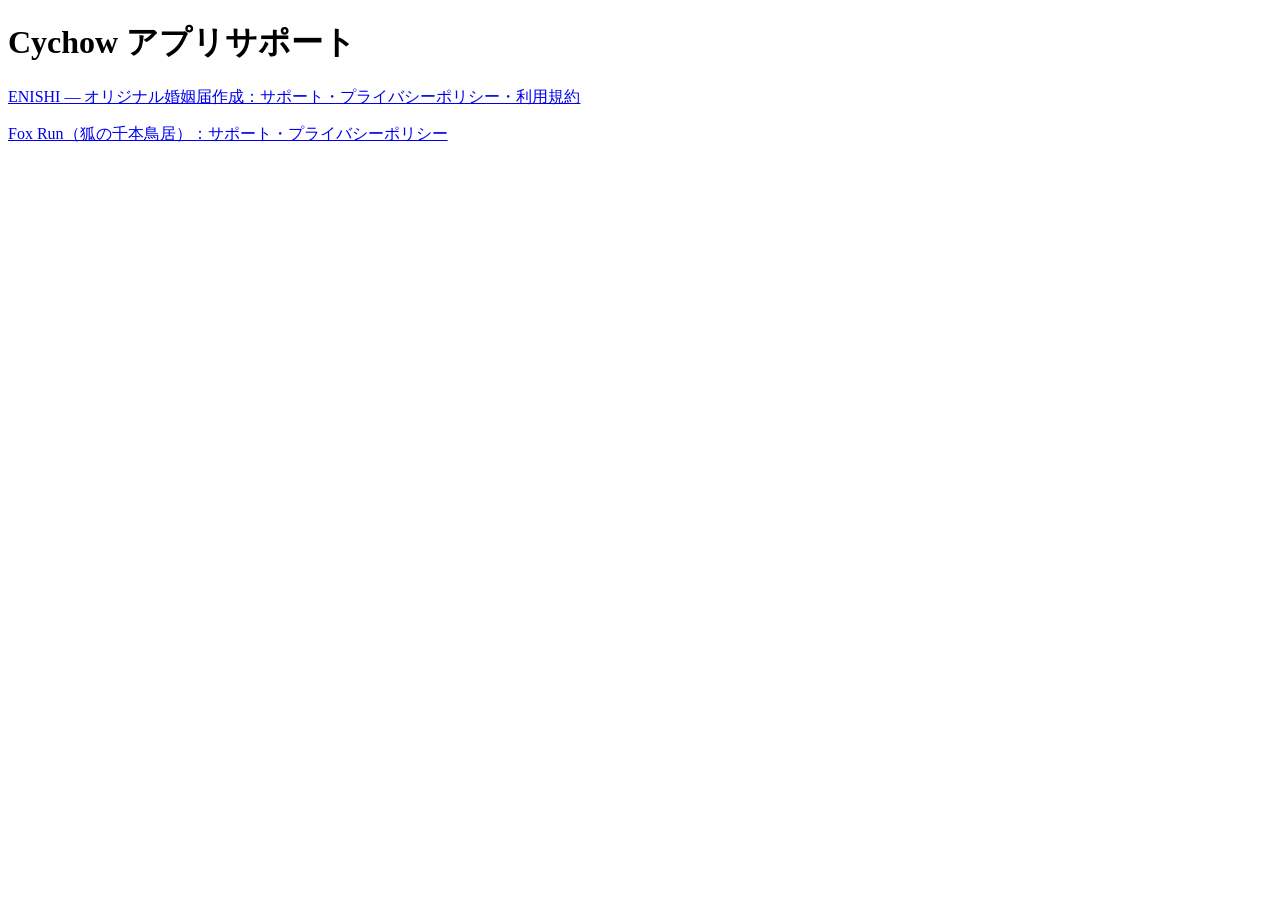
<file: index.html>
<!doctype html>
<html lang="ja">
<head>
  <meta charset="utf-8">
  <meta name="viewport" content="width=device-width, initial-scale=1">
  <title>Cychow アプリサポート</title>
</head>
<body>
  <main>
    <h1>Cychow アプリサポート</h1>
    <p><a href="https://eiji127.github.io/marriage-form-creator-support/">ENISHI — オリジナル婚姻届作成：サポート・プライバシーポリシー・利用規約</a></p>
    <p><a href="https://eiji127.github.io/fox-run/">Fox Run（狐の千本鳥居）：サポート・プライバシーポリシー</a></p>
  </main>
</body>
</html>
</file>
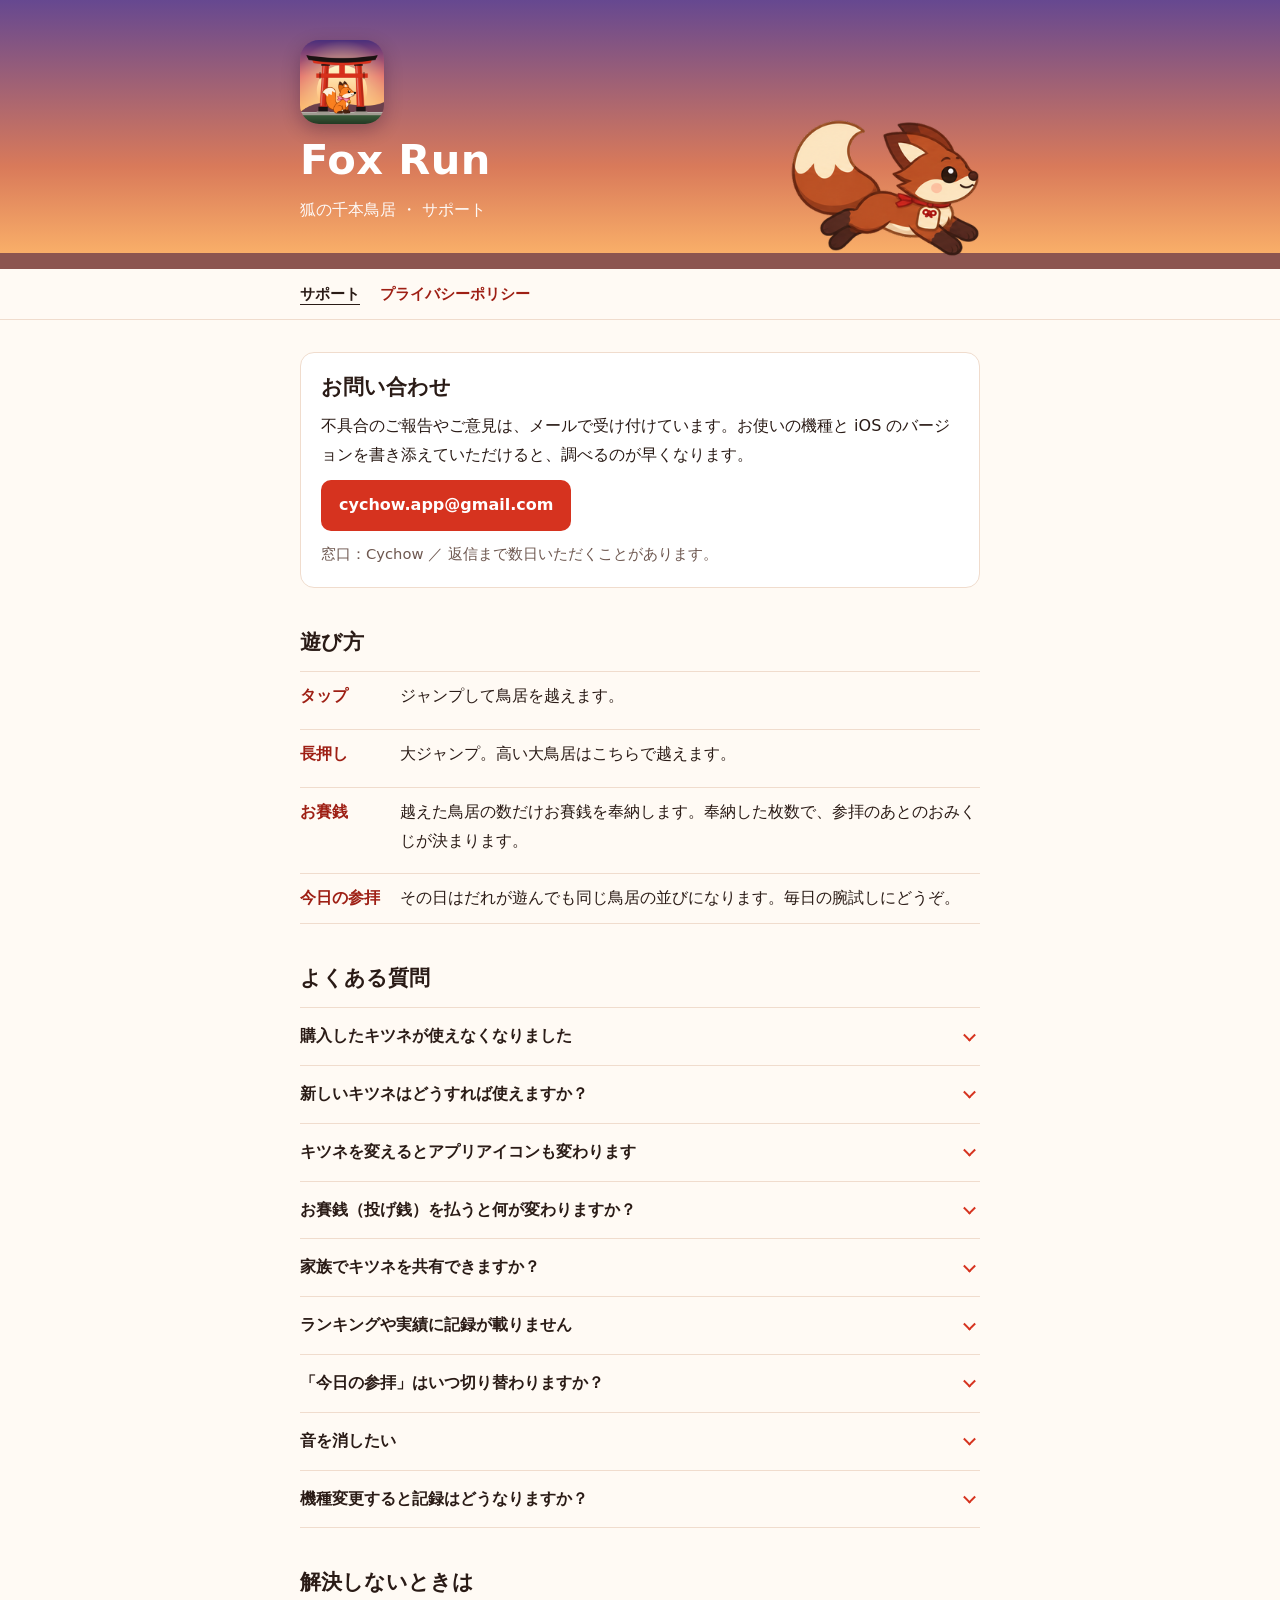
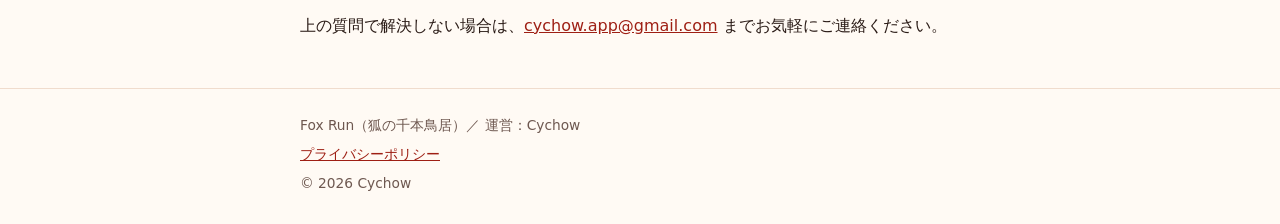
<file: fox-run/index.html>
<!doctype html>
<html lang="ja">
<head>
  <meta charset="utf-8">
  <meta name="viewport" content="width=device-width, initial-scale=1, viewport-fit=cover">
  <title>Fox Run サポート</title>
  <meta name="description" content="Fox Run（狐の千本鳥居）のサポートページ。遊び方、よくある質問、お問い合わせ先をまとめています。">
  <meta name="theme-color" content="#664890">
  <link rel="icon" href="assets/icon.png">
  <link rel="apple-touch-icon" href="assets/icon.png">
  <link rel="stylesheet" href="assets/style.css">
</head>
<body>
  <header class="hero">
    <div class="inner">
      <div class="hero-text">
        <img class="app-icon" src="assets/icon.png" alt="Fox Run のアプリアイコン" width="84" height="84">
        <h1>Fox Run</h1>
        <p>狐の千本鳥居 ・ サポート</p>
      </div>
      <img class="fox" src="assets/fox.png" alt="" width="190" height="137">
    </div>
    <div class="ground"></div>
  </header>

  <nav class="subnav" aria-label="ページ">
    <div class="inner">
      <a href="./" aria-current="page">サポート</a>
      <a href="privacy/">プライバシーポリシー</a>
    </div>
  </nav>

  <main>
    <div class="inner">
      <section class="contact" aria-labelledby="contact-title">
        <h2 id="contact-title">お問い合わせ</h2>
        <p>不具合のご報告やご意見は、メールで受け付けています。お使いの機種と iOS のバージョンを書き添えていただけると、調べるのが早くなります。</p>
        <div class="mail-row">
          <a class="mail-button" href="mailto:cychow.app@gmail.com?subject=Fox%20Run%20%E3%81%AB%E3%81%A4%E3%81%84%E3%81%A6">cychow.app@gmail.com</a>
        </div>
        <p class="muted">窓口：Cychow ／ 返信まで数日いただくことがあります。</p>
      </section>

      <section aria-labelledby="howto-title">
        <h2 id="howto-title">遊び方</h2>
        <ul class="howto">
          <li><b>タップ</b><span>ジャンプして鳥居を越えます。</span></li>
          <li><b>長押し</b><span>大ジャンプ。高い大鳥居はこちらで越えます。</span></li>
          <li><b>お賽銭</b><span>越えた鳥居の数だけお賽銭を奉納します。奉納した枚数で、参拝のあとのおみくじが決まります。</span></li>
          <li><b>今日の参拝</b><span>その日はだれが遊んでも同じ鳥居の並びになります。毎日の腕試しにどうぞ。</span></li>
        </ul>
      </section>

      <section aria-labelledby="faq-title">
        <h2 id="faq-title">よくある質問</h2>
        <div class="faq">
          <details>
            <summary>購入したキツネが使えなくなりました</summary>
            <div class="answer">
              <p>タイトル画面の肉球アイコンから「キツネを選ぶ」を開き、「購入を復元」をタップしてください。購入したときと同じ Apple アカウントでサインインしている必要があります。</p>
            </div>
          </details>
          <details>
            <summary>新しいキツネはどうすれば使えますか？</summary>
            <div class="answer">
              <p>「キツネを選ぶ」画面に、それぞれの解放条件が出ています。お賽銭を累計100枚奉納する、1回の参拝で200枚・300枚奉納する、といった条件です。条件が表示されない隠しキツネもいます。</p>
              <p>金尾の九尾・蒼炎の狐・紅葉の狐はアプリ内課金で使えるようになります。</p>
            </div>
          </details>
          <details>
            <summary>キツネを変えるとアプリアイコンも変わります</summary>
            <div class="answer">
              <p>選んだキツネに合わせてホーム画面のアイコンが変わる仕様です。変更のたびに iOS の確認メッセージが表示されます。元のアイコンに戻すには「いつものキツネ」を選んでください。</p>
            </div>
          </details>
          <details>
            <summary>お賽銭（投げ銭）を払うと何が変わりますか？</summary>
            <div class="answer">
              <p>開発への応援です。お礼として、奉納印つきのおみくじ紙が使えるようになります。見た目だけの特典で、得点やおみくじの結果は変わりません。何度でも奉納できますが、お礼の内容はどの金額でも同じです。</p>
            </div>
          </details>
          <details>
            <summary>家族でキツネを共有できますか？</summary>
            <div class="answer">
              <p>課金で手に入るキツネはファミリー共有に対応しています。お賽銭は共有の対象外です。</p>
            </div>
          </details>
          <details>
            <summary>ランキングや実績に記録が載りません</summary>
            <div class="answer">
              <p>ランキングと実績は Game Center を使っています。iPhone の「設定」→「Game Center」でサインインしているか確認してください。サインインしていなくてもゲームは遊べますが、記録は送られません。</p>
            </div>
          </details>
          <details>
            <summary>「今日の参拝」はいつ切り替わりますか？</summary>
            <div class="answer">
              <p>日本時間の午前0時に、次の日の鳥居の並びに切り替わります。海外でお使いの場合は、お住まいの地域の時刻とずれることがあります。</p>
            </div>
          </details>
          <details>
            <summary>音を消したい</summary>
            <div class="answer">
              <p>タイトル画面のスピーカーのアイコンをタップすると、音のオン・オフを切り替えられます。設定は次に起動したときも残ります。</p>
            </div>
          </details>
          <details>
            <summary>機種変更すると記録はどうなりますか？</summary>
            <div class="answer">
              <p>自己ベストや累計奉納、解放したキツネの記録は端末の中に保存しています。新しい iPhone を iCloud などのバックアップから復元すると、記録も引き継がれます。アプリを削除すると記録も消えるのでご注意ください。</p>
              <p>課金したキツネは、新しい端末でも「購入を復元」で使えるようになります。</p>
            </div>
          </details>
        </div>
      </section>

      <section aria-labelledby="still-title">
        <h2 id="still-title">解決しないときは</h2>
        <p>上の質問で解決しない場合は、<a href="mailto:cychow.app@gmail.com?subject=Fox%20Run%20%E3%81%AB%E3%81%A4%E3%81%84%E3%81%A6">cychow.app@gmail.com</a> までお気軽にご連絡ください。</p>
      </section>
    </div>
  </main>

  <footer>
    <div class="inner">
      <p>Fox Run（狐の千本鳥居）／ 運営：Cychow</p>
      <p><a href="privacy/">プライバシーポリシー</a></p>
      <p>© 2026 Cychow</p>
    </div>
  </footer>
</body>
</html>
</file>
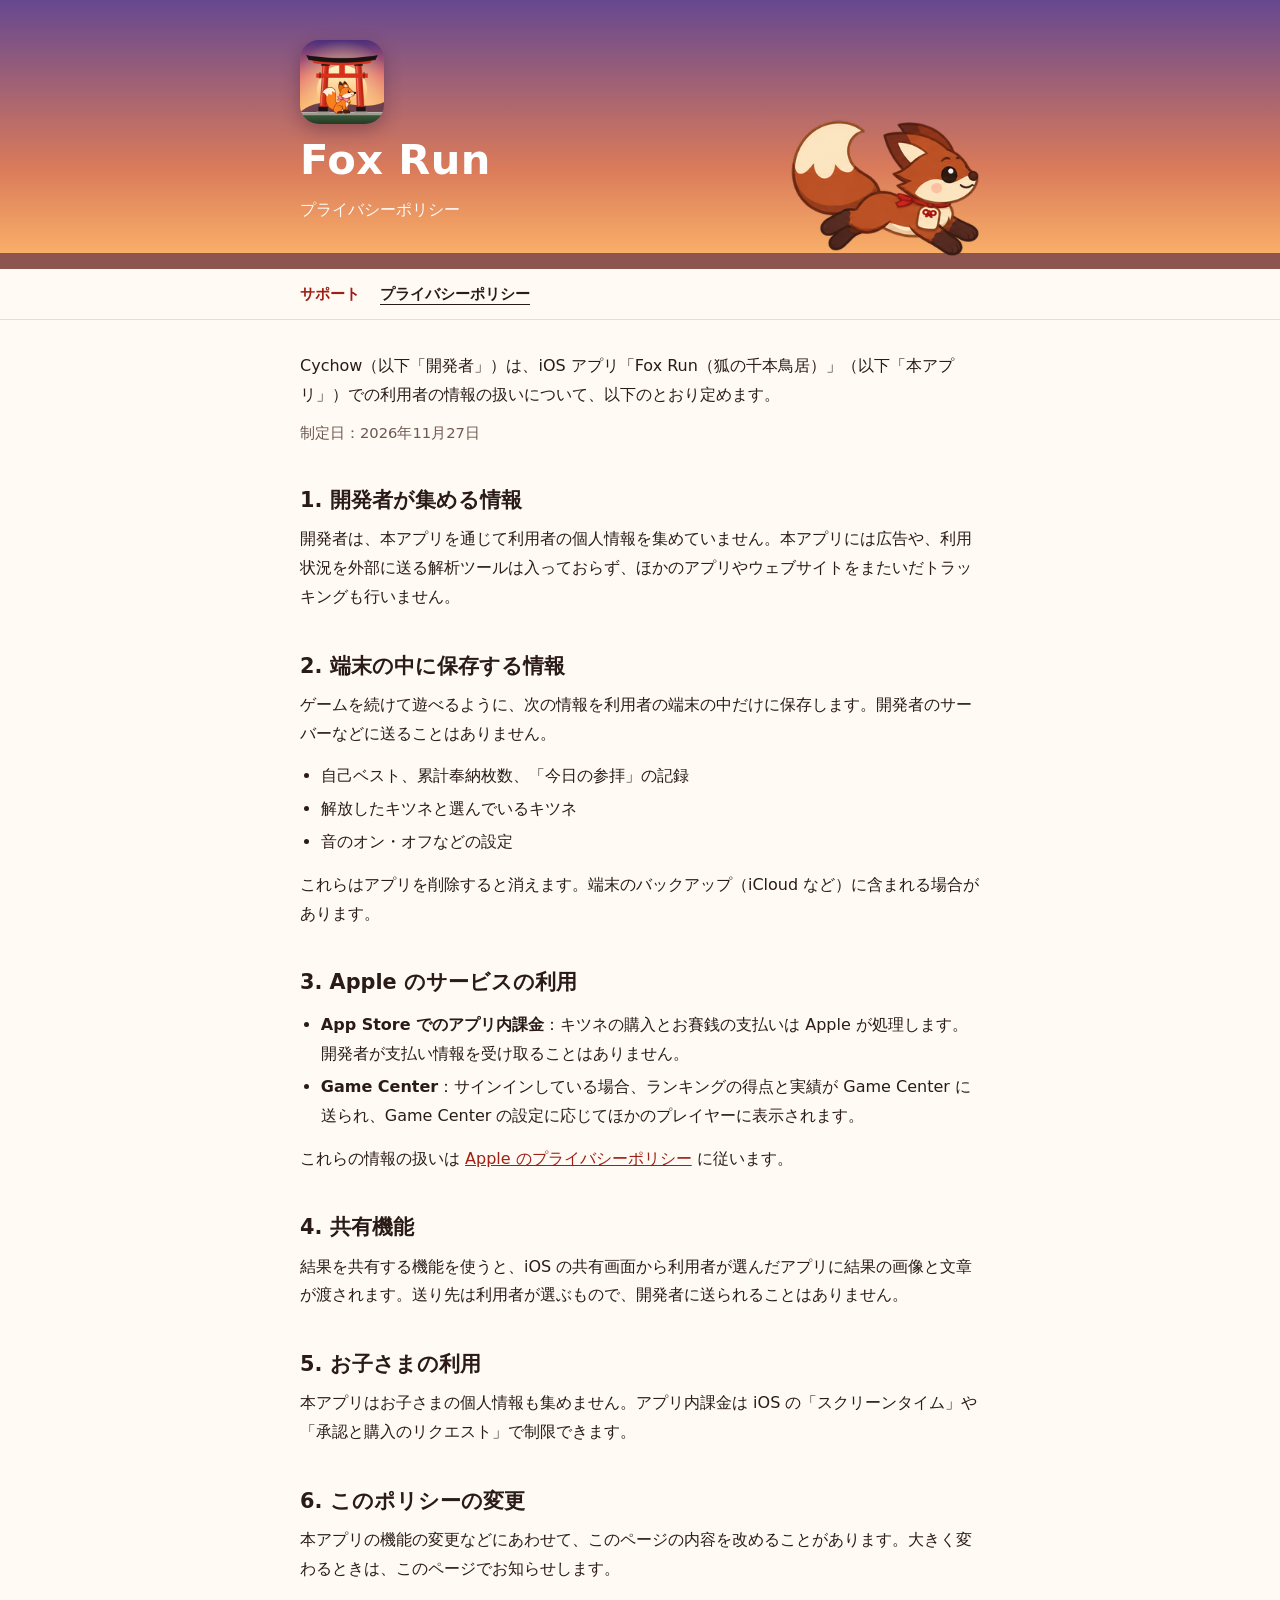
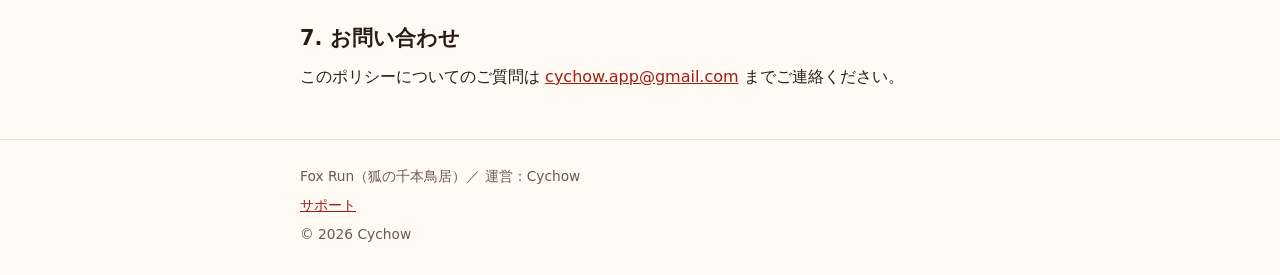
<file: fox-run/privacy/index.html>
<!doctype html>
<html lang="ja">
<head>
  <meta charset="utf-8">
  <meta name="viewport" content="width=device-width, initial-scale=1, viewport-fit=cover">
  <title>Fox Run プライバシーポリシー</title>
  <meta name="description" content="Fox Run（狐の千本鳥居）のプライバシーポリシー。">
  <meta name="theme-color" content="#664890">
  <link rel="icon" href="../assets/icon.png">
  <link rel="apple-touch-icon" href="../assets/icon.png">
  <link rel="stylesheet" href="../assets/style.css">
</head>
<body>
  <header class="hero">
    <div class="inner">
      <div class="hero-text">
        <img class="app-icon" src="../assets/icon.png" alt="Fox Run のアプリアイコン" width="84" height="84">
        <h1>Fox Run</h1>
        <p>プライバシーポリシー</p>
      </div>
      <img class="fox" src="../assets/fox.png" alt="" width="190" height="137">
    </div>
    <div class="ground"></div>
  </header>

  <nav class="subnav" aria-label="ページ">
    <div class="inner">
      <a href="../">サポート</a>
      <a href="./" aria-current="page">プライバシーポリシー</a>
    </div>
  </nav>

  <main>
    <div class="inner policy">
      <section>
        <p>Cychow（以下「開発者」）は、iOS アプリ「Fox Run（狐の千本鳥居）」（以下「本アプリ」）での利用者の情報の扱いについて、以下のとおり定めます。</p>
        <p class="muted">制定日：2026年11月27日</p>
      </section>

      <section>
        <h2>1. 開発者が集める情報</h2>
        <p>開発者は、本アプリを通じて利用者の個人情報を集めていません。本アプリには広告や、利用状況を外部に送る解析ツールは入っておらず、ほかのアプリやウェブサイトをまたいだトラッキングも行いません。</p>
      </section>

      <section>
        <h2>2. 端末の中に保存する情報</h2>
        <p>ゲームを続けて遊べるように、次の情報を利用者の端末の中だけに保存します。開発者のサーバーなどに送ることはありません。</p>
        <ul>
          <li>自己ベスト、累計奉納枚数、「今日の参拝」の記録</li>
          <li>解放したキツネと選んでいるキツネ</li>
          <li>音のオン・オフなどの設定</li>
        </ul>
        <p>これらはアプリを削除すると消えます。端末のバックアップ（iCloud など）に含まれる場合があります。</p>
      </section>

      <section>
        <h2>3. Apple のサービスの利用</h2>
        <ul>
          <li><b>App Store でのアプリ内課金</b>：キツネの購入とお賽銭の支払いは Apple が処理します。開発者が支払い情報を受け取ることはありません。</li>
          <li><b>Game Center</b>：サインインしている場合、ランキングの得点と実績が Game Center に送られ、Game Center の設定に応じてほかのプレイヤーに表示されます。</li>
        </ul>
        <p>これらの情報の扱いは <a href="https://www.apple.com/jp/legal/privacy/">Apple のプライバシーポリシー</a> に従います。</p>
      </section>

      <section>
        <h2>4. 共有機能</h2>
        <p>結果を共有する機能を使うと、iOS の共有画面から利用者が選んだアプリに結果の画像と文章が渡されます。送り先は利用者が選ぶもので、開発者に送られることはありません。</p>
      </section>

      <section>
        <h2>5. お子さまの利用</h2>
        <p>本アプリはお子さまの個人情報も集めません。アプリ内課金は iOS の「スクリーンタイム」や「承認と購入のリクエスト」で制限できます。</p>
      </section>

      <section>
        <h2>6. このポリシーの変更</h2>
        <p>本アプリの機能の変更などにあわせて、このページの内容を改めることがあります。大きく変わるときは、このページでお知らせします。</p>
      </section>

      <section>
        <h2>7. お問い合わせ</h2>
        <p>このポリシーについてのご質問は <a href="mailto:cychow.app@gmail.com?subject=Fox%20Run%20%E3%83%97%E3%83%A9%E3%82%A4%E3%83%90%E3%82%B7%E3%83%BC">cychow.app@gmail.com</a> までご連絡ください。</p>
      </section>
    </div>
  </main>

  <footer>
    <div class="inner">
      <p>Fox Run（狐の千本鳥居）／ 運営：Cychow</p>
      <p><a href="../">サポート</a></p>
      <p>© 2026 Cychow</p>
    </div>
  </footer>
</body>
</html>
</file>
<file: fox-run/assets/style.css>
/* Fox Run サポート — 夕茜
   ゲーム内の夕方の空(Palette.skyTop/skyBottom の2番目)と朱色の鳥居から配色している */
:root {
  --sky-top: #664890;
  --sky-mid: #d97a5a;
  --sky-low: #ffb86b;
  --ground: #8c5550;
  --bg: #fffaf4;
  --card: #ffffff;
  --fg: #2a1b16;
  --muted: #6e5850;
  --line: #f0dccd;
  --vermilion: #d6331f;
  --vermilion-dark: #9e1f14;
  --on-accent: #ffffff;
  --sans: "Hiragino Sans", "Hiragino Kaku Gothic ProN", "Noto Sans JP", "Yu Gothic", system-ui, sans-serif;
  color-scheme: light;
}

@media (prefers-color-scheme: dark) {
  :root {
    --bg: #1d1418;
    --card: #281c21;
    --fg: #f6ebe4;
    --muted: #c5ada3;
    --line: #3d2c31;
    --ground: #5a3436;
    --vermilion: #f0573f;
    --vermilion-dark: #ff8a74;
    --on-accent: #1d1418;
    color-scheme: dark;
  }
}

*, *::before, *::after { box-sizing: border-box; }

body {
  margin: 0;
  background: var(--bg);
  color: var(--fg);
  font-family: var(--sans);
  font-size: 16px;
  line-height: 1.8;
  -webkit-text-size-adjust: 100%;
}

a { color: var(--vermilion-dark); }
a:focus-visible, button:focus-visible { outline: 3px solid var(--sky-low); outline-offset: 2px; }

.inner {
  max-width: 720px;
  margin: 0 auto;
  padding-left: max(20px, env(safe-area-inset-left, 0px));
  padding-right: max(20px, env(safe-area-inset-right, 0px));
}

/* ヒーロー: 夕暮れの空 → 参道の地面 */
.hero {
  background: linear-gradient(180deg, var(--sky-top) 0%, var(--sky-mid) 62%, var(--sky-low) 100%);
  color: #fff;
  padding-top: calc(env(safe-area-inset-top, 0px) + 40px);
}
.hero .inner {
  display: grid;
  grid-template-columns: 1fr auto;
  align-items: end;
  gap: 8px 16px;
}
.hero-text { display: grid; gap: 12px; justify-items: start; padding-bottom: 28px; min-width: 0; }
.app-icon { width: 84px; height: 84px; border-radius: 19px; box-shadow: 0 6px 18px rgba(40, 10, 40, .3); }
.hero h1 { margin: 0; font-size: clamp(2rem, 7vw, 2.6rem); line-height: 1.15; letter-spacing: .01em; }
.hero p { margin: 0; opacity: .95; }
.hero .fox { width: clamp(120px, 30vw, 190px); height: auto; display: block; margin-bottom: -4px; }
.ground { height: 16px; background: var(--ground); }

/* ナビ */
.subnav { border-bottom: 1px solid var(--line); }
.subnav .inner { display: flex; flex-wrap: wrap; gap: 4px 20px; padding-block: 12px; font-size: .92rem; }
.subnav a { text-decoration: none; font-weight: 600; }
.subnav a[aria-current="page"] { color: var(--fg); text-decoration: underline; text-underline-offset: 5px; }

main .inner { padding-block: 32px 48px; display: grid; gap: 40px; }
section { display: grid; gap: 14px; min-width: 0; }
h2 { margin: 0; font-size: 1.3rem; line-height: 1.4; text-wrap: balance; }
h3 { margin: 0; font-size: 1.02rem; line-height: 1.5; }
p { margin: 0; }
.muted { color: var(--muted); font-size: .92rem; }

.contact {
  background: var(--card);
  border: 1px solid var(--line);
  border-radius: 14px;
  padding: 20px;
  display: grid;
  gap: 10px;
}
.mail-row { display: flex; flex-wrap: wrap; gap: 10px; align-items: center; }
.mail-button {
  display: inline-block;
  background: var(--vermilion);
  color: var(--on-accent);
  font-weight: 700;
  text-decoration: none;
  padding: 11px 18px;
  border-radius: 10px;
  word-break: break-all;
}
.mail-button:hover { filter: brightness(1.06); }

.howto { margin: 0; padding: 0; list-style: none; display: grid; gap: 8px; }
.howto li { display: grid; grid-template-columns: 5.5em 1fr; gap: 12px; padding: 10px 0; border-top: 1px solid var(--line); }
.howto li:last-child { border-bottom: 1px solid var(--line); }
.howto b { color: var(--vermilion-dark); }

.faq { display: grid; }
.faq details { border-top: 1px solid var(--line); }
.faq details:last-child { border-bottom: 1px solid var(--line); }
.faq summary {
  cursor: pointer;
  list-style: none;
  padding: 14px 32px 14px 0;
  font-weight: 700;
  position: relative;
}
.faq summary::-webkit-details-marker { display: none; }
.faq summary::after {
  content: "";
  position: absolute;
  right: 6px;
  top: 50%;
  width: 9px; height: 9px;
  border-right: 2px solid var(--vermilion);
  border-bottom: 2px solid var(--vermilion);
  transform: translateY(-70%) rotate(45deg);
  transition: transform .2s;
}
.faq details[open] summary::after { transform: translateY(-30%) rotate(225deg); }
.faq .answer { padding: 0 0 16px; display: grid; gap: 8px; color: var(--fg); }

.policy { display: grid; gap: 28px; }
.policy section { gap: 10px; }
.policy ul { margin: 0; padding-left: 1.3em; }
.policy li { margin: 4px 0; }

footer { border-top: 1px solid var(--line); }
footer .inner { padding-block: 24px calc(env(safe-area-inset-bottom, 0px) + 28px); display: grid; gap: 4px; font-size: .86rem; color: var(--muted); }

@media (max-width: 420px) {
  .howto li { grid-template-columns: 1fr; gap: 2px; }
}

@media (prefers-reduced-motion: reduce) {
  .faq summary::after { transition: none; }
}
</file>
